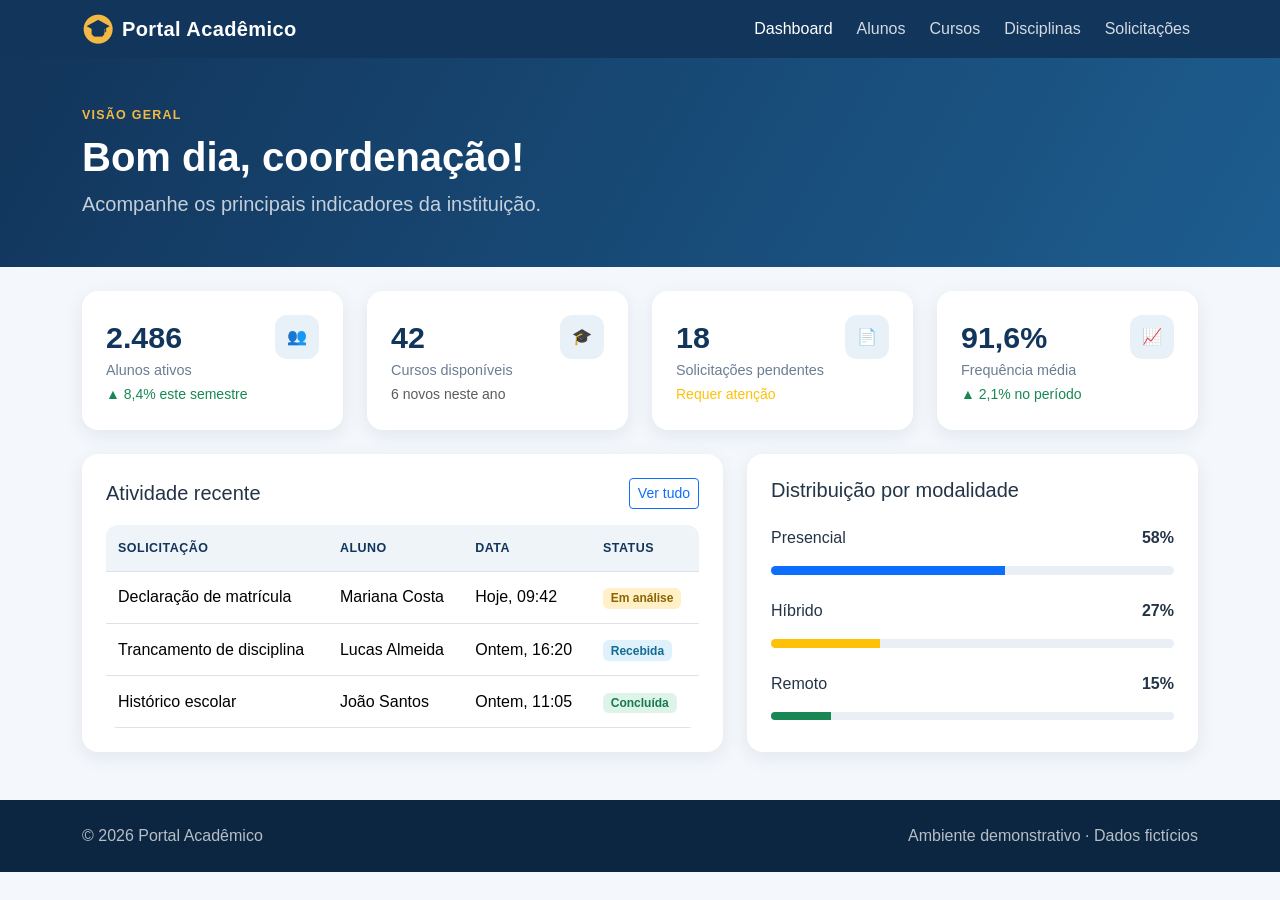
<file: index.html>
<!doctype html>
<html lang="pt-BR">
  <head>
    <meta charset="utf-8" />
    <meta name="viewport" content="width=device-width, initial-scale=1" />
    <title>Dashboard | Sistema Acadêmico</title>
    <!-- Bootstrap 5.3.3 via CDN oficial: grid, componentes e acessibilidade. -->
    <link
      href="https://cdn.jsdelivr.net/npm/bootstrap@5.3.3/dist/css/bootstrap.min.css"
      rel="stylesheet"
    />
    <link href="css/style.css" rel="stylesheet" />
  </head>
  <body>
    <!-- Navbar responsiva: o botão usa data-bs-target para abrir #menuPrincipal. -->
    <nav class="navbar navbar-expand-lg navbar-dark navbar-academic">
      <div class="container">
        <a
          class="navbar-brand d-flex align-items-center gap-2 fw-bold"
          href="index.html"
        >
          <img src="img/logo.png" width="32" height="32" alt="Logo" />
          Portal Acadêmico
        </a>
        <button
          class="navbar-toggler"
          type="button"
          data-bs-toggle="collapse"
          data-bs-target="#menuPrincipal"
          aria-controls="menuPrincipal"
          aria-label="Abrir menu"
        >
          <span class="navbar-toggler-icon"></span>
        </button>
        <div class="collapse navbar-collapse" id="menuPrincipal">
          <ul class="navbar-nav ms-auto gap-lg-2">
            <li class="nav-item">
              <a class="nav-link active" href="index.html">Dashboard</a>
            </li>
            <li class="nav-item">
              <a class="nav-link" href="alunos.html">Alunos</a>
            </li>
            <li class="nav-item">
              <a class="nav-link" href="cursos.html">Cursos</a>
            </li>
            <li class="nav-item">
              <a class="nav-link" href="disciplinas.html">Disciplinas</a>
            </li>
            <li class="nav-item">
              <a class="nav-link" href="solicitacoes.html">Solicitações</a>
            </li>
          </ul>
        </div>
      </div>
    </nav>
    <header class="page-header text-white py-5">
      <div class="container">
        <p class="eyebrow mb-2">Visão geral</p>
        <h1 class="display-6 mb-2">Bom dia, coordenação!</h1>
        <p class="lead mb-0 opacity-75">
          Acompanhe os principais indicadores da instituição.
        </p>
      </div>
    </header>
    <main class="container py-4">
      <!-- row cria uma linha flexível; col-md-3 vira quatro colunas no desktop e uma no mobile. -->
      <section class="row g-4 mb-4" aria-label="Indicadores acadêmicos">
        <div class="col-sm-6 col-xl-3">
          <article class="stat-card p-4 h-100">
            <div class="d-flex justify-content-between">
              <div>
                <div class="stat-value">2.486</div>
                <div class="stat-label">Alunos ativos</div>
              </div>
              <div class="icon-box">👥</div>
            </div>
            <small class="text-success">▲ 8,4% este semestre</small>
          </article>
        </div>
        <div class="col-sm-6 col-xl-3">
          <article class="stat-card p-4 h-100">
            <div class="d-flex justify-content-between">
              <div>
                <div class="stat-value">42</div>
                <div class="stat-label">Cursos disponíveis</div>
              </div>
              <div class="icon-box">🎓</div>
            </div>
            <small class="text-muted">6 novos neste ano</small>
          </article>
        </div>
        <div class="col-sm-6 col-xl-3">
          <article class="stat-card p-4 h-100">
            <div class="d-flex justify-content-between">
              <div>
                <div class="stat-value">18</div>
                <div class="stat-label">Solicitações pendentes</div>
              </div>
              <div class="icon-box">📄</div>
            </div>
            <small class="text-warning">Requer atenção</small>
          </article>
        </div>
        <div class="col-sm-6 col-xl-3">
          <article class="stat-card p-4 h-100">
            <div class="d-flex justify-content-between">
              <div>
                <div class="stat-value">91,6%</div>
                <div class="stat-label">Frequência média</div>
              </div>
              <div class="icon-box">📈</div>
            </div>
            <small class="text-success">▲ 2,1% no período</small>
          </article>
        </div>
      </section>
      <section class="row g-4">
        <div class="col-lg-7">
          <article class="content-card p-4 h-100">
            <div class="d-flex justify-content-between align-items-center mb-3">
              <h2 class="h5 mb-0">Atividade recente</h2>
              <a href="solicitacoes.html" class="btn btn-sm btn-outline-primary"
                >Ver tudo</a
              >
            </div>
            <!-- table-responsive fica na div externa: ela cria rolagem horizontal sem quebrar a tabela. -->
            <div class="table-responsive">
              <table class="table table-hover mb-0">
                <thead>
                  <tr>
                    <th>Solicitação</th>
                    <th>Aluno</th>
                    <th>Data</th>
                    <th>Status</th>
                  </tr>
                </thead>
                <tbody>
                  <tr>
                    <td>Declaração de matrícula</td>
                    <td>Mariana Costa</td>
                    <td>Hoje, 09:42</td>
                    <td>
                      <span class="badge badge-soft-warning">Em análise</span>
                    </td>
                  </tr>
                  <tr>
                    <td>Trancamento de disciplina</td>
                    <td>Lucas Almeida</td>
                    <td>Ontem, 16:20</td>
                    <td><span class="badge badge-soft-info">Recebida</span></td>
                  </tr>
                  <tr>
                    <td>Histórico escolar</td>
                    <td>João Santos</td>
                    <td>Ontem, 11:05</td>
                    <td>
                      <span class="badge badge-soft-success">Concluída</span>
                    </td>
                  </tr>
                </tbody>
              </table>
            </div>
          </article>
        </div>
        <div class="col-lg-5">
          <article class="content-card p-4 h-100">
            <h2 class="h5 mb-4">Distribuição por modalidade</h2>
            <div class="mb-3 d-flex justify-content-between">
              <span>Presencial</span><strong>58%</strong>
            </div>
            <div class="progress mb-4">
              <div class="progress-bar" style="width: 58%"></div>
            </div>
            <div class="mb-3 d-flex justify-content-between">
              <span>Híbrido</span><strong>27%</strong>
            </div>
            <div class="progress mb-4">
              <div class="progress-bar bg-warning" style="width: 27%"></div>
            </div>
            <div class="mb-3 d-flex justify-content-between">
              <span>Remoto</span><strong>15%</strong>
            </div>
            <div class="progress">
              <div class="progress-bar bg-success" style="width: 15%"></div>
            </div>
          </article>
        </div>
      </section>
    </main>
    <footer class="py-4 mt-4">
      <div class="container d-flex flex-wrap justify-content-between gap-2">
        <span>© <span data-current-year></span> Portal Acadêmico</span
        ><span>Ambiente demonstrativo · Dados fictícios</span>
      </div>
    </footer>
    <script src="https://cdn.jsdelivr.net/npm/bootstrap@5.3.3/dist/js/bootstrap.bundle.min.js"></script>
    <script src="js/script.js"></script>
  </body>
</html>
</file>
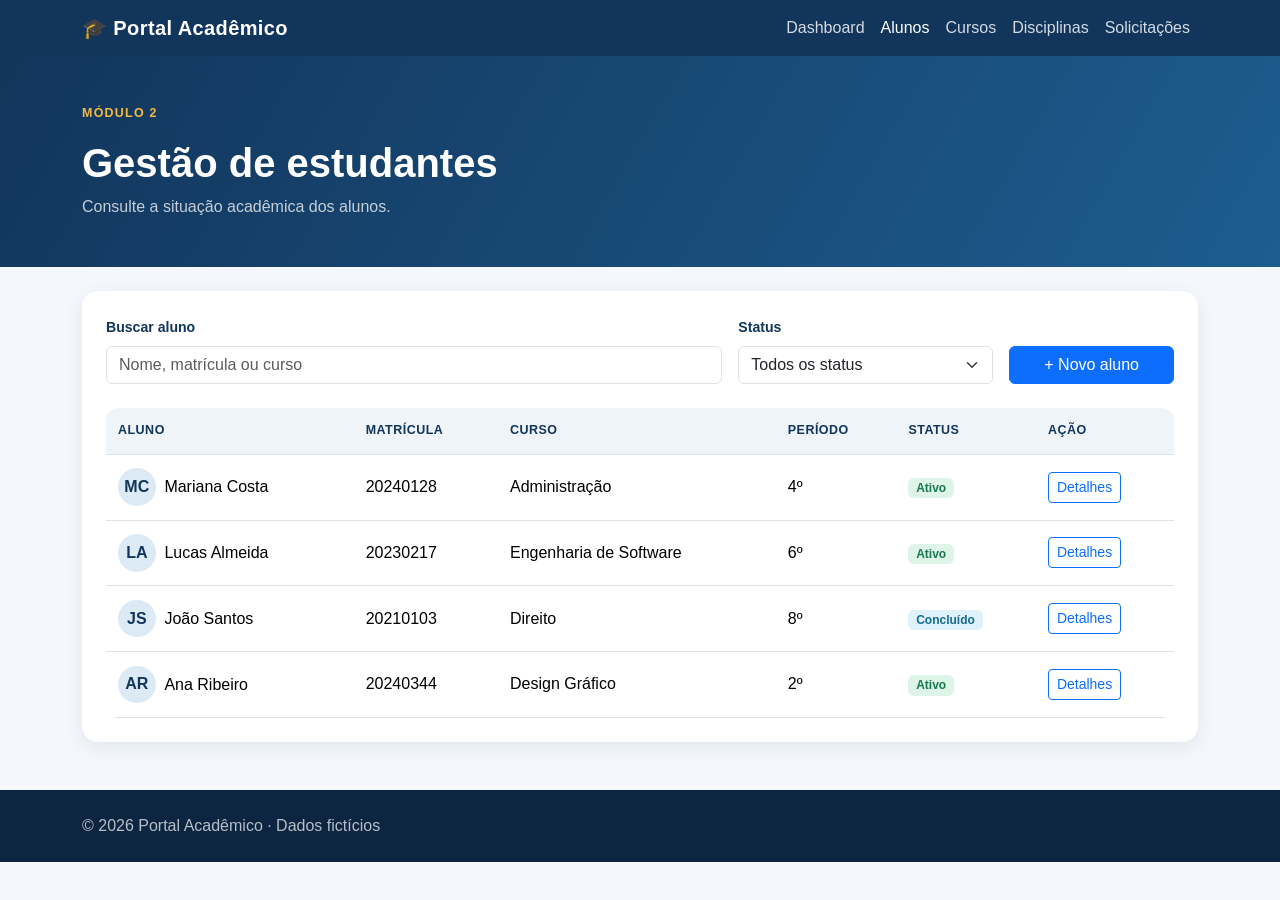
<file: alunos.html>
<!doctype html>
<html lang="pt-BR">
  <head>
    <meta charset="utf-8" />
    <meta name="viewport" content="width=device-width, initial-scale=1" />
    <title>Alunos | Sistema Acadêmico</title>
    <link
      href="https://cdn.jsdelivr.net/npm/bootstrap@5.3.3/dist/css/bootstrap.min.css"
      rel="stylesheet"
    />
    <link href="css/style.css" rel="stylesheet" />
  </head>
  <body>
    <!-- navbar-expand-lg mantém o menu aberto em telas grandes e recolhe em telas menores. -->
    <nav class="navbar navbar-expand-lg navbar-dark navbar-academic">
      <div class="container">
        <a class="navbar-brand fw-bold" href="index.html">🎓 Portal Acadêmico</a
        ><button
          class="navbar-toggler"
          data-bs-toggle="collapse"
          data-bs-target="#menu"
        >
          <span class="navbar-toggler-icon"></span>
        </button>
        <div class="collapse navbar-collapse" id="menu">
          <ul class="navbar-nav ms-auto">
            <li class="nav-item">
              <a class="nav-link" href="index.html">Dashboard</a>
            </li>
            <li class="nav-item">
              <a class="nav-link active" href="alunos.html">Alunos</a>
            </li>
            <li class="nav-item">
              <a class="nav-link" href="cursos.html">Cursos</a>
            </li>
            <li class="nav-item">
              <a class="nav-link" href="disciplinas.html">Disciplinas</a>
            </li>
            <li class="nav-item">
              <a class="nav-link" href="solicitacoes.html">Solicitações</a>
            </li>
          </ul>
        </div>
      </div>
    </nav>
    <header class="page-header text-white py-5">
      <div class="container">
        <p class="eyebrow">Módulo 2</p>
        <h1 class="display-6">Gestão de estudantes</h1>
        <p class="mb-0 opacity-75">Consulte a situação acadêmica dos alunos.</p>
      </div>
    </header>
    <main class="container py-4">
      <div class="content-card p-4">
        <div class="row g-3 align-items-end mb-4">
          <div class="col-md-7">
            <label class="form-label" for="buscaAluno">Buscar aluno</label
            ><input
              id="buscaAluno"
              class="form-control"
              data-table-filter="#tabelaAlunos"
              placeholder="Nome, matrícula ou curso"
            />
          </div>
          <div class="col-md-3">
            <label class="form-label" for="filtroStatus">Status</label
            ><select id="filtroStatus" class="form-select">
              <option>Todos os status</option>
              <option>Ativo</option>
              <option>Concluído</option>
            </select>
          </div>
          <div class="col-md-2">
            <a class="btn btn-primary w-100" href="cadastro.html"
              >+ Novo aluno</a
            >
          </div>
        </div>
        <!-- O wrapper table-responsive é responsável pela rolagem em telas pequenas. -->
        <div class="table-responsive">
          <table id="tabelaAlunos" class="table table-hover mb-0">
            <thead>
              <tr>
                <th>Aluno</th>
                <th>Matrícula</th>
                <th>Curso</th>
                <th>Período</th>
                <th>Status</th>
                <th>Ação</th>
              </tr>
            </thead>
            <tbody>
              <tr>
                <td><span class="avatar">MC</span>Mariana Costa</td>
                <td>20240128</td>
                <td>Administração</td>
                <td>4º</td>
                <td><span class="badge badge-soft-success">Ativo</span></td>
                <td>
                  <button
                    class="btn btn-sm btn-outline-primary"
                    data-bs-toggle="modal"
                    data-bs-target="#modalAluno"
                  >
                    Detalhes
                  </button>
                </td>
              </tr>
              <tr>
                <td><span class="avatar">LA</span>Lucas Almeida</td>
                <td>20230217</td>
                <td>Engenharia de Software</td>
                <td>6º</td>
                <td><span class="badge badge-soft-success">Ativo</span></td>
                <td>
                  <button
                    class="btn btn-sm btn-outline-primary"
                    data-bs-toggle="modal"
                    data-bs-target="#modalAluno"
                  >
                    Detalhes
                  </button>
                </td>
              </tr>
              <tr>
                <td><span class="avatar">JS</span>João Santos</td>
                <td>20210103</td>
                <td>Direito</td>
                <td>8º</td>
                <td><span class="badge badge-soft-info">Concluído</span></td>
                <td>
                  <button
                    class="btn btn-sm btn-outline-primary"
                    data-bs-toggle="modal"
                    data-bs-target="#modalAluno"
                  >
                    Detalhes
                  </button>
                </td>
              </tr>
              <tr>
                <td><span class="avatar">AR</span>Ana Ribeiro</td>
                <td>20240344</td>
                <td>Design Gráfico</td>
                <td>2º</td>
                <td><span class="badge badge-soft-success">Ativo</span></td>
                <td>
                  <button
                    class="btn btn-sm btn-outline-primary"
                    data-bs-toggle="modal"
                    data-bs-target="#modalAluno"
                  >
                    Detalhes
                  </button>
                </td>
              </tr>
            </tbody>
          </table>
        </div>
      </div>
    </main>
    <!-- data-bs-target="#modalAluno" conecta todos os botões ao modal cujo id é modalAluno. -->
    <div
      class="modal fade"
      id="modalAluno"
      tabindex="-1"
      aria-labelledby="modalAlunoLabel"
      aria-hidden="true"
    >
      <div class="modal-dialog">
        <div class="modal-content">
          <div class="modal-header">
            <h2 class="modal-title fs-5" id="modalAlunoLabel">
              Resumo do estudante
            </h2>
            <button
              class="btn-close"
              data-bs-dismiss="modal"
              aria-label="Fechar"
            ></button>
          </div>
          <div class="modal-body">
            <p><strong>Aluno:</strong> Mariana Costa</p>
            <p><strong>Curso:</strong> Administração</p>
            <p><strong>Coeficiente:</strong> 8,7</p>
            <p class="mb-0">
              <strong>E-mail:</strong> mariana.costa@exemplo.edu.br
            </p>
          </div>
        </div>
      </div>
    </div>
    <footer class="py-4 mt-4">
      <div class="container">
        © <span data-current-year></span> Portal Acadêmico · Dados fictícios
      </div>
    </footer>
    <script src="https://cdn.jsdelivr.net/npm/bootstrap@5.3.3/dist/js/bootstrap.bundle.min.js"></script>
    <script src="js/script.js"></script>
  </body>
</html>
</file>
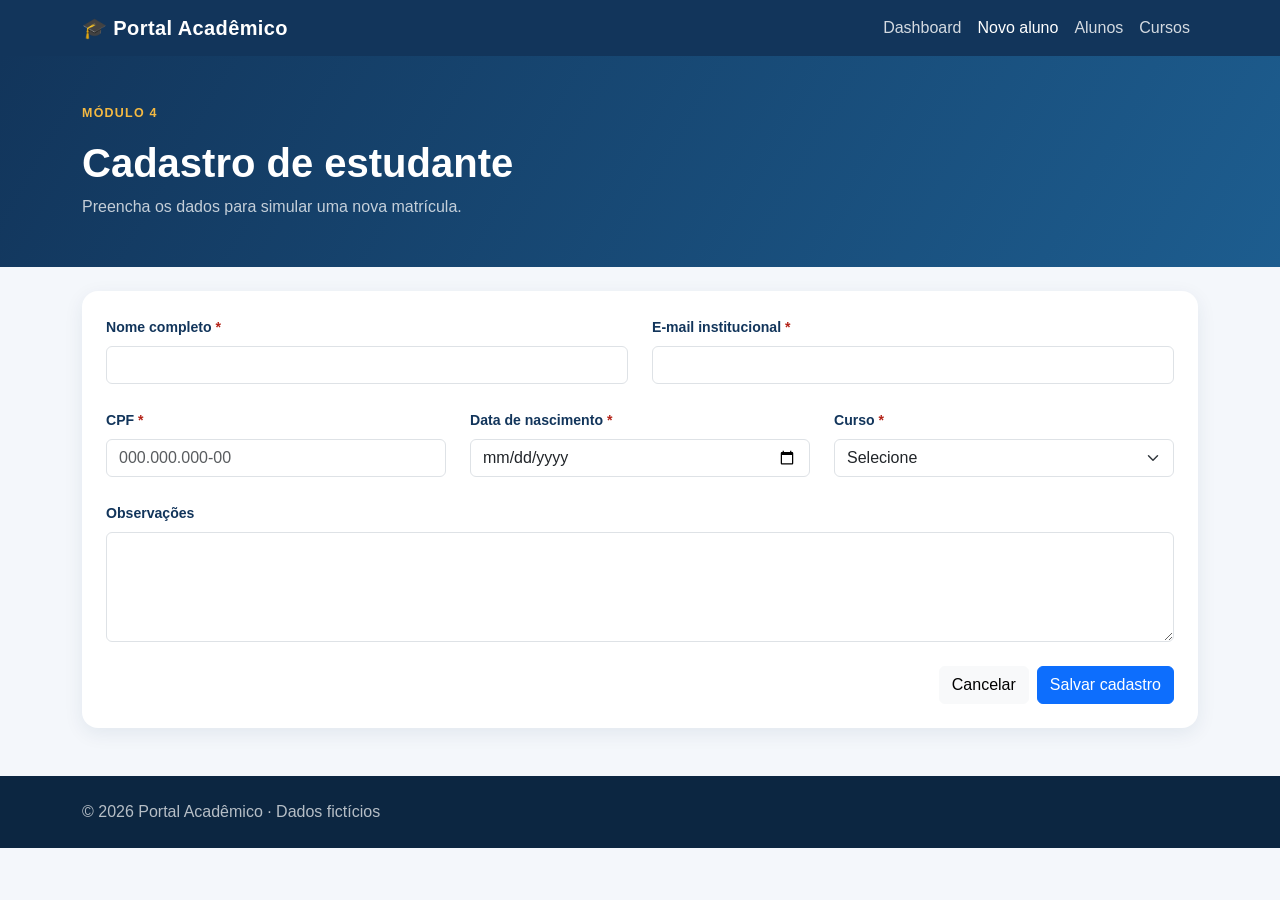
<file: cadastro.html>
<!doctype html>
<html lang="pt-BR">
  <head>
    <meta charset="utf-8" />
    <meta name="viewport" content="width=device-width, initial-scale=1" />
    <title>Cadastro | Sistema Acadêmico</title>
    <link
      href="https://cdn.jsdelivr.net/npm/bootstrap@5.3.3/dist/css/bootstrap.min.css"
      rel="stylesheet"
    />
    <link href="css/style.css" rel="stylesheet" />
  </head>
  <body>
    <nav class="navbar navbar-expand-lg navbar-dark navbar-academic">
      <div class="container">
        <a class="navbar-brand fw-bold" href="index.html">🎓 Portal Acadêmico</a
        ><button
          class="navbar-toggler"
          data-bs-toggle="collapse"
          data-bs-target="#menu"
        >
          <span class="navbar-toggler-icon"></span>
        </button>
        <div class="collapse navbar-collapse" id="menu">
          <ul class="navbar-nav ms-auto">
            <li class="nav-item">
              <a class="nav-link" href="index.html">Dashboard</a>
            </li>
            <li class="nav-item">
              <a class="nav-link active" href="cadastro.html">Novo aluno</a>
            </li>
            <li class="nav-item">
              <a class="nav-link" href="alunos.html">Alunos</a>
            </li>
            <li class="nav-item">
              <a class="nav-link" href="cursos.html">Cursos</a>
            </li>
          </ul>
        </div>
      </div>
    </nav>
    <header class="page-header text-white py-5">
      <div class="container">
        <p class="eyebrow">Módulo 4</p>
        <h1 class="display-6">Cadastro de estudante</h1>
        <p class="mb-0 opacity-75">
          Preencha os dados para simular uma nova matrícula.
        </p>
      </div>
    </header>
    <!-- needs-validation + novalidate deixam a validação visual sob controle do script. -->
    <!-- Cada col-md-* permite duas ou três colunas no desktop e empilha no celular. -->
    <main class="container py-4">
      <form class="content-card p-4 needs-validation" novalidate>
        <div class="row g-4">
          <div class="col-md-6">
            <label class="form-label required" for="nome">Nome completo</label
            ><input id="nome" class="form-control" required />
            <div class="invalid-feedback">Informe o nome completo.</div>
          </div>
          <div class="col-md-6">
            <label class="form-label required" for="email"
              >E-mail institucional</label
            ><input id="email" type="email" class="form-control" required />
            <div class="invalid-feedback">Informe um e-mail válido.</div>
          </div>
          <div class="col-md-4">
            <label class="form-label required" for="cpf">CPF</label
            ><input
              id="cpf"
              class="form-control"
              placeholder="000.000.000-00"
              required
            />
          </div>
          <div class="col-md-4">
            <label class="form-label required" for="nascimento"
              >Data de nascimento</label
            ><input id="nascimento" type="date" class="form-control" required />
          </div>
          <div class="col-md-4">
            <label class="form-label required" for="curso">Curso</label
            ><select id="curso" class="form-select" required>
              <option value="">Selecione</option>
              <option>Engenharia de Software</option>
              <option>Administração</option>
              <option>Direito</option>
            </select>
          </div>
          <div class="col-12">
            <label class="form-label" for="observacoes">Observações</label
            ><textarea
              id="observacoes"
              class="form-control"
              rows="4"
            ></textarea>
          </div>
          <div class="col-12 d-flex flex-wrap gap-2 justify-content-end">
            <a class="btn btn-light" href="alunos.html">Cancelar</a
            ><button class="btn btn-primary" type="submit">
              Salvar cadastro
            </button>
          </div>
        </div>
        <div
          class="alert alert-success mt-4 d-none"
          data-form-feedback
          role="status"
        >
          Cadastro simulado com sucesso! Nenhum dado foi enviado a um servidor.
        </div>
      </form>
    </main>
    <footer class="py-4 mt-4">
      <div class="container">
        © <span data-current-year></span> Portal Acadêmico · Dados fictícios
      </div>
    </footer>
    <script src="https://cdn.jsdelivr.net/npm/bootstrap@5.3.3/dist/js/bootstrap.bundle.min.js"></script>
    <script src="js/script.js"></script>
  </body>
</html>
</file>
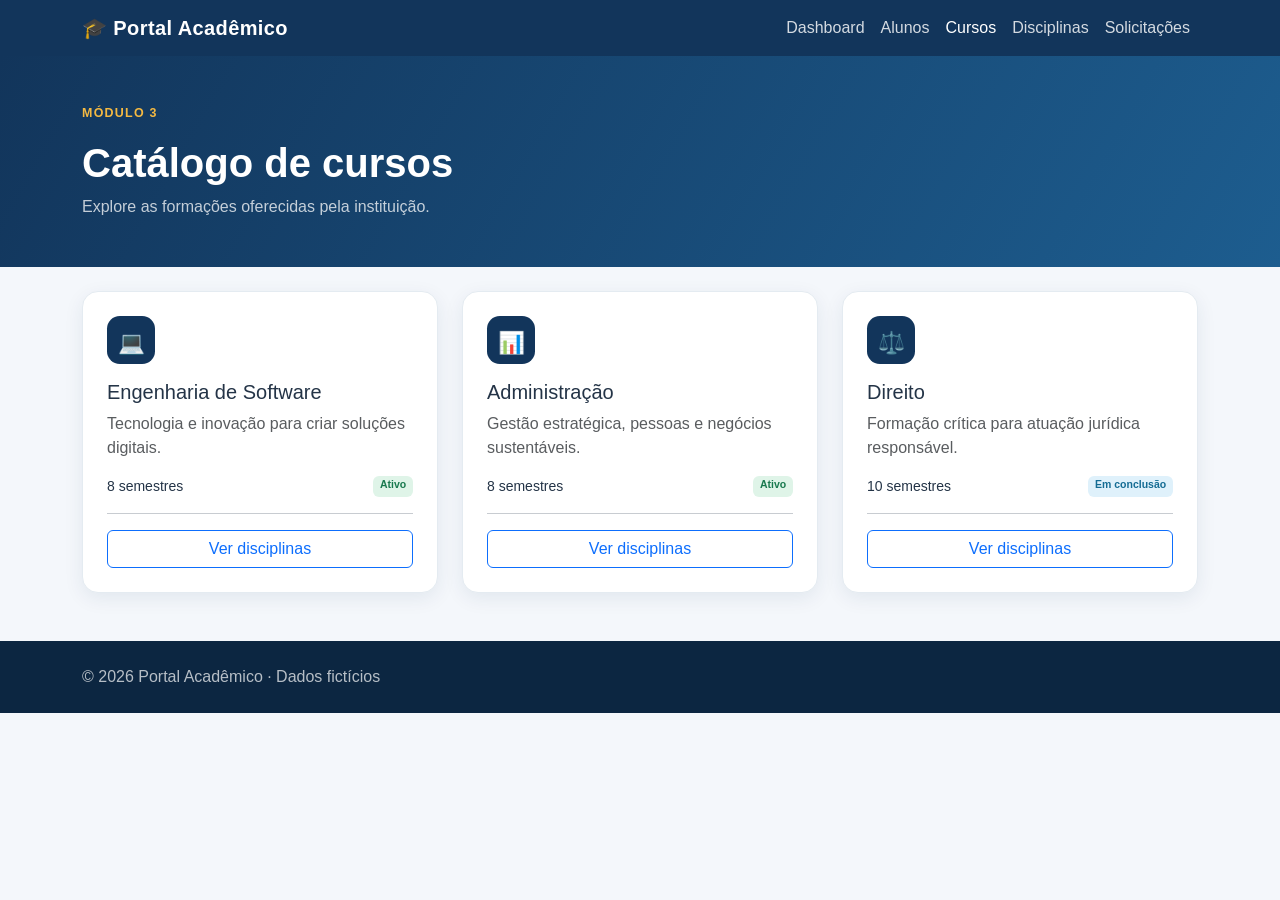
<file: cursos.html>
<!doctype html>
<html lang="pt-BR">
  <head>
    <meta charset="utf-8" />
    <meta name="viewport" content="width=device-width, initial-scale=1" />
    <title>Cursos | Sistema Acadêmico</title>
    <link
      href="https://cdn.jsdelivr.net/npm/bootstrap@5.3.3/dist/css/bootstrap.min.css"
      rel="stylesheet"
    />
    <link href="css/style.css" rel="stylesheet" />
  </head>
  <body>
    <nav class="navbar navbar-expand-lg navbar-dark navbar-academic">
      <div class="container">
        <a class="navbar-brand fw-bold" href="index.html">🎓 Portal Acadêmico</a
        ><button
          class="navbar-toggler"
          data-bs-toggle="collapse"
          data-bs-target="#menu"
        >
          <span class="navbar-toggler-icon"></span>
        </button>
        <div class="collapse navbar-collapse" id="menu">
          <ul class="navbar-nav ms-auto">
            <li class="nav-item">
              <a class="nav-link" href="index.html">Dashboard</a>
            </li>
            <li class="nav-item">
              <a class="nav-link" href="alunos.html">Alunos</a>
            </li>
            <li class="nav-item">
              <a class="nav-link active" href="cursos.html">Cursos</a>
            </li>
            <li class="nav-item">
              <a class="nav-link" href="disciplinas.html">Disciplinas</a>
            </li>
            <li class="nav-item">
              <a class="nav-link" href="solicitacoes.html">Solicitações</a>
            </li>
          </ul>
        </div>
      </div>
    </nav>
    <header class="page-header text-white py-5">
      <div class="container">
        <p class="eyebrow">Módulo 3</p>
        <h1 class="display-6">Catálogo de cursos</h1>
        <p class="mb-0 opacity-75">
          Explore as formações oferecidas pela instituição.
        </p>
      </div>
    </header>
    <!-- row/col-md-6/col-xl-4 fazem os cards ocupar 2 colunas no tablet e 3 no desktop amplo. -->
    <main class="container py-4">
      <div class="row g-4">
        <div class="col-md-6 col-xl-4">
          <article class="content-card course-card p-4 h-100">
            <div class="course-icon mb-3">💻</div>
            <h2 class="h5">Engenharia de Software</h2>
            <p class="text-muted">
              Tecnologia e inovação para criar soluções digitais.
            </p>
            <div class="d-flex justify-content-between small">
              <span>8 semestres</span
              ><span class="badge badge-soft-success">Ativo</span>
            </div>
            <hr />
            <a class="btn btn-outline-primary w-100" href="disciplinas.html"
              >Ver disciplinas</a
            >
          </article>
        </div>
        <div class="col-md-6 col-xl-4">
          <article class="content-card course-card p-4 h-100">
            <div class="course-icon mb-3">📊</div>
            <h2 class="h5">Administração</h2>
            <p class="text-muted">
              Gestão estratégica, pessoas e negócios sustentáveis.
            </p>
            <div class="d-flex justify-content-between small">
              <span>8 semestres</span
              ><span class="badge badge-soft-success">Ativo</span>
            </div>
            <hr />
            <a class="btn btn-outline-primary w-100" href="disciplinas.html"
              >Ver disciplinas</a
            >
          </article>
        </div>
        <div class="col-md-6 col-xl-4">
          <article class="content-card course-card p-4 h-100">
            <div class="course-icon mb-3">⚖️</div>
            <h2 class="h5">Direito</h2>
            <p class="text-muted">
              Formação crítica para atuação jurídica responsável.
            </p>
            <div class="d-flex justify-content-between small">
              <span>10 semestres</span
              ><span class="badge badge-soft-info">Em conclusão</span>
            </div>
            <hr />
            <a class="btn btn-outline-primary w-100" href="disciplinas.html"
              >Ver disciplinas</a
            >
          </article>
        </div>
      </div>
    </main>
    <footer class="py-4 mt-4">
      <div class="container">
        © <span data-current-year></span> Portal Acadêmico · Dados fictícios
      </div>
    </footer>
    <script src="https://cdn.jsdelivr.net/npm/bootstrap@5.3.3/dist/js/bootstrap.bundle.min.js"></script>
    <script src="js/script.js"></script>
  </body>
</html>
</file>
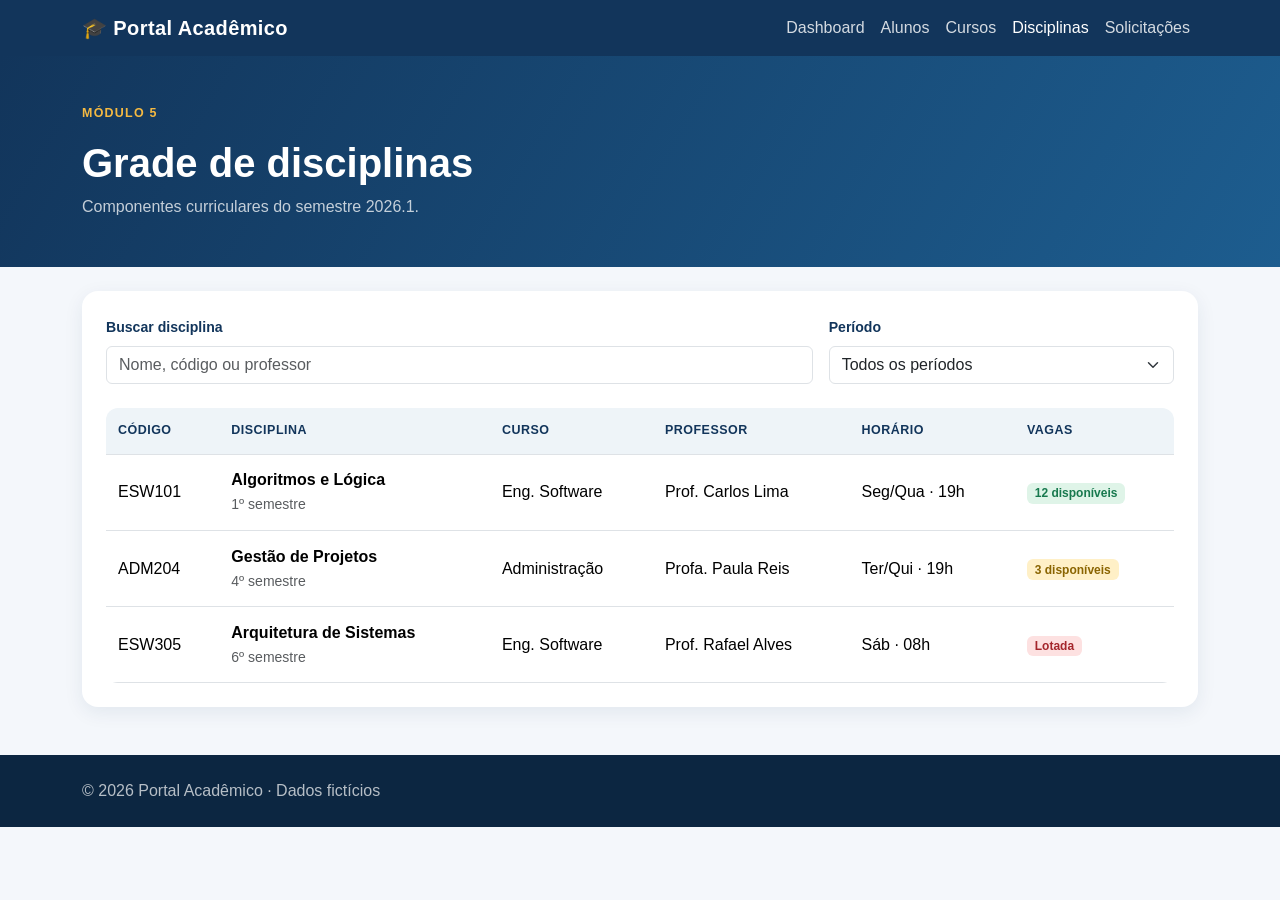
<file: disciplinas.html>
<!doctype html>
<html lang="pt-BR">
  <head>
    <meta charset="utf-8" />
    <meta name="viewport" content="width=device-width, initial-scale=1" />
    <title>Disciplinas | Sistema Acadêmico</title>
    <link
      href="https://cdn.jsdelivr.net/npm/bootstrap@5.3.3/dist/css/bootstrap.min.css"
      rel="stylesheet"
    />
    <link href="css/style.css" rel="stylesheet" />
  </head>
  <body>
    <nav class="navbar navbar-expand-lg navbar-dark navbar-academic">
      <div class="container">
        <a class="navbar-brand fw-bold" href="index.html">🎓 Portal Acadêmico</a
        ><button
          class="navbar-toggler"
          data-bs-toggle="collapse"
          data-bs-target="#menu"
        >
          <span class="navbar-toggler-icon"></span>
        </button>
        <div class="collapse navbar-collapse" id="menu">
          <ul class="navbar-nav ms-auto">
            <li class="nav-item">
              <a class="nav-link" href="index.html">Dashboard</a>
            </li>
            <li class="nav-item">
              <a class="nav-link" href="alunos.html">Alunos</a>
            </li>
            <li class="nav-item">
              <a class="nav-link" href="cursos.html">Cursos</a>
            </li>
            <li class="nav-item">
              <a class="nav-link active" href="disciplinas.html">Disciplinas</a>
            </li>
            <li class="nav-item">
              <a class="nav-link" href="solicitacoes.html">Solicitações</a>
            </li>
          </ul>
        </div>
      </div>
    </nav>
    <header class="page-header text-white py-5">
      <div class="container">
        <p class="eyebrow">Módulo 5</p>
        <h1 class="display-6">Grade de disciplinas</h1>
        <p class="mb-0 opacity-75">
          Componentes curriculares do semestre 2026.1.
        </p>
      </div>
    </header>
    <!-- O filtro possui data-table-filter; o script usa esse seletor para ocultar linhas. -->
    <main class="container py-4">
      <div class="content-card p-4">
        <div class="row g-3 mb-4">
          <div class="col-md-8">
            <label class="form-label" for="buscaDisciplina"
              >Buscar disciplina</label
            ><input
              id="buscaDisciplina"
              class="form-control"
              data-table-filter="#tabelaDisciplinas"
              placeholder="Nome, código ou professor"
            />
          </div>
          <div class="col-md-4">
            <label class="form-label" for="periodo">Período</label
            ><select id="periodo" class="form-select">
              <option>Todos os períodos</option>
              <option>1º semestre</option>
              <option>2º semestre</option>
            </select>
          </div>
        </div>
        <div class="table-responsive">
          <table id="tabelaDisciplinas" class="table table-hover mb-0">
            <thead>
              <tr>
                <th>Código</th>
                <th>Disciplina</th>
                <th>Curso</th>
                <th>Professor</th>
                <th>Horário</th>
                <th>Vagas</th>
              </tr>
            </thead>
            <tbody>
              <tr>
                <td>ESW101</td>
                <td>
                  <strong>Algoritmos e Lógica</strong><br /><small
                    class="text-muted"
                    >1º semestre</small
                  >
                </td>
                <td>Eng. Software</td>
                <td>Prof. Carlos Lima</td>
                <td>Seg/Qua · 19h</td>
                <td>
                  <span class="badge badge-soft-success">12 disponíveis</span>
                </td>
              </tr>
              <tr>
                <td>ADM204</td>
                <td>
                  <strong>Gestão de Projetos</strong><br /><small
                    class="text-muted"
                    >4º semestre</small
                  >
                </td>
                <td>Administração</td>
                <td>Profa. Paula Reis</td>
                <td>Ter/Qui · 19h</td>
                <td>
                  <span class="badge badge-soft-warning">3 disponíveis</span>
                </td>
              </tr>
              <tr>
                <td>ESW305</td>
                <td>
                  <strong>Arquitetura de Sistemas</strong><br /><small
                    class="text-muted"
                    >6º semestre</small
                  >
                </td>
                <td>Eng. Software</td>
                <td>Prof. Rafael Alves</td>
                <td>Sáb · 08h</td>
                <td><span class="badge badge-soft-danger">Lotada</span></td>
              </tr>
            </tbody>
          </table>
        </div>
      </div>
    </main>
    <footer class="py-4 mt-4">
      <div class="container">
        © <span data-current-year></span> Portal Acadêmico · Dados fictícios
      </div>
    </footer>
    <script src="https://cdn.jsdelivr.net/npm/bootstrap@5.3.3/dist/js/bootstrap.bundle.min.js"></script>
    <script src="js/script.js"></script>
  </body>
</html>
</file>
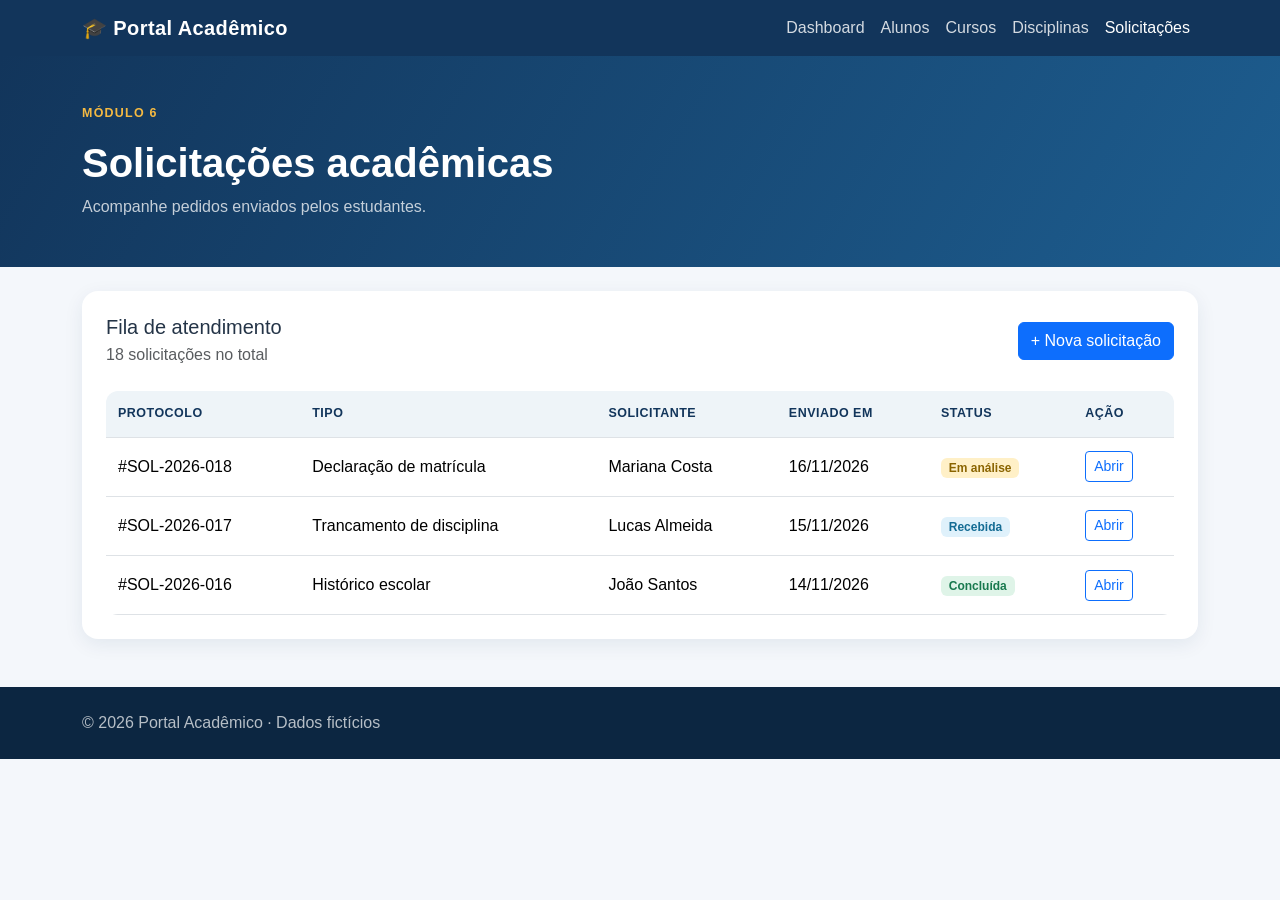
<file: solicitacoes.html>
<!doctype html>
<html lang="pt-BR">
  <head>
    <meta charset="utf-8" />
    <meta name="viewport" content="width=device-width, initial-scale=1" />
    <title>Solicitações | Sistema Acadêmico</title>
    <link
      href="https://cdn.jsdelivr.net/npm/bootstrap@5.3.3/dist/css/bootstrap.min.css"
      rel="stylesheet"
    />
    <link href="css/style.css" rel="stylesheet" />
  </head>
  <body>
    <nav class="navbar navbar-expand-lg navbar-dark navbar-academic">
      <div class="container">
        <a class="navbar-brand fw-bold" href="index.html">🎓 Portal Acadêmico</a
        ><button
          class="navbar-toggler"
          data-bs-toggle="collapse"
          data-bs-target="#menu"
        >
          <span class="navbar-toggler-icon"></span>
        </button>
        <div class="collapse navbar-collapse" id="menu">
          <ul class="navbar-nav ms-auto">
            <li class="nav-item">
              <a class="nav-link" href="index.html">Dashboard</a>
            </li>
            <li class="nav-item">
              <a class="nav-link" href="alunos.html">Alunos</a>
            </li>
            <li class="nav-item">
              <a class="nav-link" href="cursos.html">Cursos</a>
            </li>
            <li class="nav-item">
              <a class="nav-link" href="disciplinas.html">Disciplinas</a>
            </li>
            <li class="nav-item">
              <a class="nav-link active" href="solicitacoes.html"
                >Solicitações</a
              >
            </li>
          </ul>
        </div>
      </div>
    </nav>
    <header class="page-header text-white py-5">
      <div class="container">
        <p class="eyebrow">Módulo 6</p>
        <h1 class="display-6">Solicitações acadêmicas</h1>
        <p class="mb-0 opacity-75">
          Acompanhe pedidos enviados pelos estudantes.
        </p>
      </div>
    </header>
    <main class="container py-4">
      <div class="content-card p-4">
        <div
          class="d-flex flex-wrap justify-content-between align-items-center gap-3 mb-4"
        >
          <div>
            <h2 class="h5 mb-1">Fila de atendimento</h2>
            <p class="text-muted mb-0">18 solicitações no total</p>
          </div>
          <button
            class="btn btn-primary"
            data-bs-toggle="modal"
            data-bs-target="#modalSolicitacao"
          >
            + Nova solicitação
          </button>
        </div>
        <div class="table-responsive">
          <table class="table table-hover mb-0">
            <thead>
              <tr>
                <th>Protocolo</th>
                <th>Tipo</th>
                <th>Solicitante</th>
                <th>Enviado em</th>
                <th>Status</th>
                <th>Ação</th>
              </tr>
            </thead>
            <tbody>
              <tr>
                <td>#SOL-2026-018</td>
                <td>Declaração de matrícula</td>
                <td>Mariana Costa</td>
                <td>16/11/2026</td>
                <td>
                  <span class="badge badge-soft-warning">Em análise</span>
                </td>
                <td>
                  <button class="btn btn-sm btn-outline-primary">Abrir</button>
                </td>
              </tr>
              <tr>
                <td>#SOL-2026-017</td>
                <td>Trancamento de disciplina</td>
                <td>Lucas Almeida</td>
                <td>15/11/2026</td>
                <td><span class="badge badge-soft-info">Recebida</span></td>
                <td>
                  <button class="btn btn-sm btn-outline-primary">Abrir</button>
                </td>
              </tr>
              <tr>
                <td>#SOL-2026-016</td>
                <td>Histórico escolar</td>
                <td>João Santos</td>
                <td>14/11/2026</td>
                <td><span class="badge badge-soft-success">Concluída</span></td>
                <td>
                  <button class="btn btn-sm btn-outline-primary">Abrir</button>
                </td>
              </tr>
            </tbody>
          </table>
        </div>
      </div>
    </main>
    <!-- O modal é um componente Bootstrap acionado pelo botão via data-bs-target. -->
    <div
      class="modal fade"
      id="modalSolicitacao"
      tabindex="-1"
      aria-labelledby="modalSolicitacaoLabel"
      aria-hidden="true"
    >
      <div class="modal-dialog">
        <div class="modal-content">
          <div class="modal-header">
            <h2 class="modal-title fs-5" id="modalSolicitacaoLabel">
              Nova solicitação
            </h2>
            <button
              class="btn-close"
              data-bs-dismiss="modal"
              aria-label="Fechar"
            ></button>
          </div>
          <div class="modal-body">
            <label class="form-label" for="tipoSolicitacao"
              >Tipo de solicitação</label
            ><select id="tipoSolicitacao" class="form-select mb-3">
              <option>Declaração de matrícula</option>
              <option>Histórico escolar</option>
              <option>Trancamento de disciplina</option></select
            ><label class="form-label" for="detalhes">Detalhes</label
            ><textarea id="detalhes" class="form-control" rows="3"></textarea>
          </div>
          <div class="modal-footer">
            <button class="btn btn-light" data-bs-dismiss="modal">
              Cancelar</button
            ><button class="btn btn-primary" data-bs-dismiss="modal">
              Registrar
            </button>
          </div>
        </div>
      </div>
    </div>
    <footer class="py-4 mt-4">
      <div class="container">
        © <span data-current-year></span> Portal Acadêmico · Dados fictícios
      </div>
    </footer>
    <script src="https://cdn.jsdelivr.net/npm/bootstrap@5.3.3/dist/js/bootstrap.bundle.min.js"></script>
    <script src="js/script.js"></script>
  </body>
</html>
</file>
<file: css/style.css>
/*
 * Identidade visual compartilhada do Sistema Acadêmico.
 * O Bootstrap fornece a maior parte do layout; este arquivo concentra apenas
 * cores, espaçamentos e pequenos ajustes que não pertencem ao framework.
 */
:root {
  --primary: #12355b;
  --primary-light: #1d5d8f;
  --accent: #f4b942;
  --surface: #ffffff;
  --background: #f4f7fb;
  --text: #243447;
  --muted: #6b7c93;
}

body {
  background: var(--background);
  color: var(--text);
  font-family: "Inter", "Segoe UI", sans-serif;
}

.navbar-academic {
  background: var(--primary);
}
.navbar-brand {
  letter-spacing: 0.02em;
}
.navbar-brand svg {
  flex: 0 0 auto;
}
.navbar .nav-link {
  color: rgba(255, 255, 255, 0.82);
}
.navbar .nav-link:hover,
.navbar .nav-link.active {
  color: #fff;
}

.page-header {
  background: linear-gradient(120deg, var(--primary), var(--primary-light));
}
.page-header h1 {
  font-weight: 700;
}
.eyebrow {
  color: var(--accent);
  font-size: 0.78rem;
  font-weight: 700;
  letter-spacing: 0.1em;
  text-transform: uppercase;
}

.stat-card,
.content-card {
  background: var(--surface);
  border: 0;
  border-radius: 1rem;
  box-shadow: 0 0.35rem 1.2rem rgba(18, 53, 91, 0.08);
}
.stat-card {
  transition:
    transform 0.2s ease,
    box-shadow 0.2s ease;
}
.stat-card:hover {
  box-shadow: 0 0.6rem 1.5rem rgba(18, 53, 91, 0.14);
  transform: translateY(-2px);
}
.stat-value {
  color: var(--primary);
  font-size: 1.9rem;
  font-weight: 700;
}
.stat-label {
  color: var(--muted);
  font-size: 0.9rem;
}
.icon-box {
  align-items: center;
  background: #e8f1f8;
  border-radius: 0.75rem;
  color: var(--primary-light);
  display: flex;
  height: 2.75rem;
  justify-content: center;
  width: 2.75rem;
}

.table thead th {
  background: #eef4f8;
  color: var(--primary);
  font-size: 0.78rem;
  letter-spacing: 0.04em;
  text-transform: uppercase;
}
.table > :not(caption) > * > * {
  padding: 0.85rem 0.75rem;
  vertical-align: middle;
}
.table-responsive {
  border-radius: 0.75rem;
}
.avatar {
  align-items: center;
  background: #dceaf5;
  border-radius: 50%;
  color: var(--primary);
  display: inline-flex;
  font-weight: 700;
  height: 2.35rem;
  justify-content: center;
  margin-right: 0.55rem;
  width: 2.35rem;
}
.badge-soft-success {
  background: #dff4e8;
  color: #18794e;
}
.badge-soft-warning {
  background: #fff0c7;
  color: #8a6400;
}
.badge-soft-danger {
  background: #fde1e1;
  color: #a4262c;
}
.badge-soft-info {
  background: #dff1fb;
  color: #146c94;
}
.course-card {
  border: 1px solid #e4ebf1;
  transition:
    transform 0.2s ease,
    box-shadow 0.2s ease;
}
.course-card:hover {
  box-shadow: 0 0.5rem 1rem rgba(18, 53, 91, 0.1);
  transform: translateY(-3px);
}
.course-icon {
  background: var(--primary);
  border-radius: 0.8rem;
  color: #fff;
  font-size: 1.35rem;
  height: 3rem;
  padding: 0.7rem;
  width: 3rem;
}
.progress {
  background: #e9eff4;
  height: 0.55rem;
}
.form-label {
  color: var(--primary);
  font-size: 0.88rem;
  font-weight: 600;
}
.required::after {
  color: #b42318;
  content: " *";
}
footer {
  background: #0c2641;
  color: rgba(255, 255, 255, 0.7);
}
@media (max-width: 767.98px) {
  .page-header {
    text-align: center;
  }
  .page-header .btn {
    margin-top: 0.75rem;
    width: 100%;
  }
}
</file>
